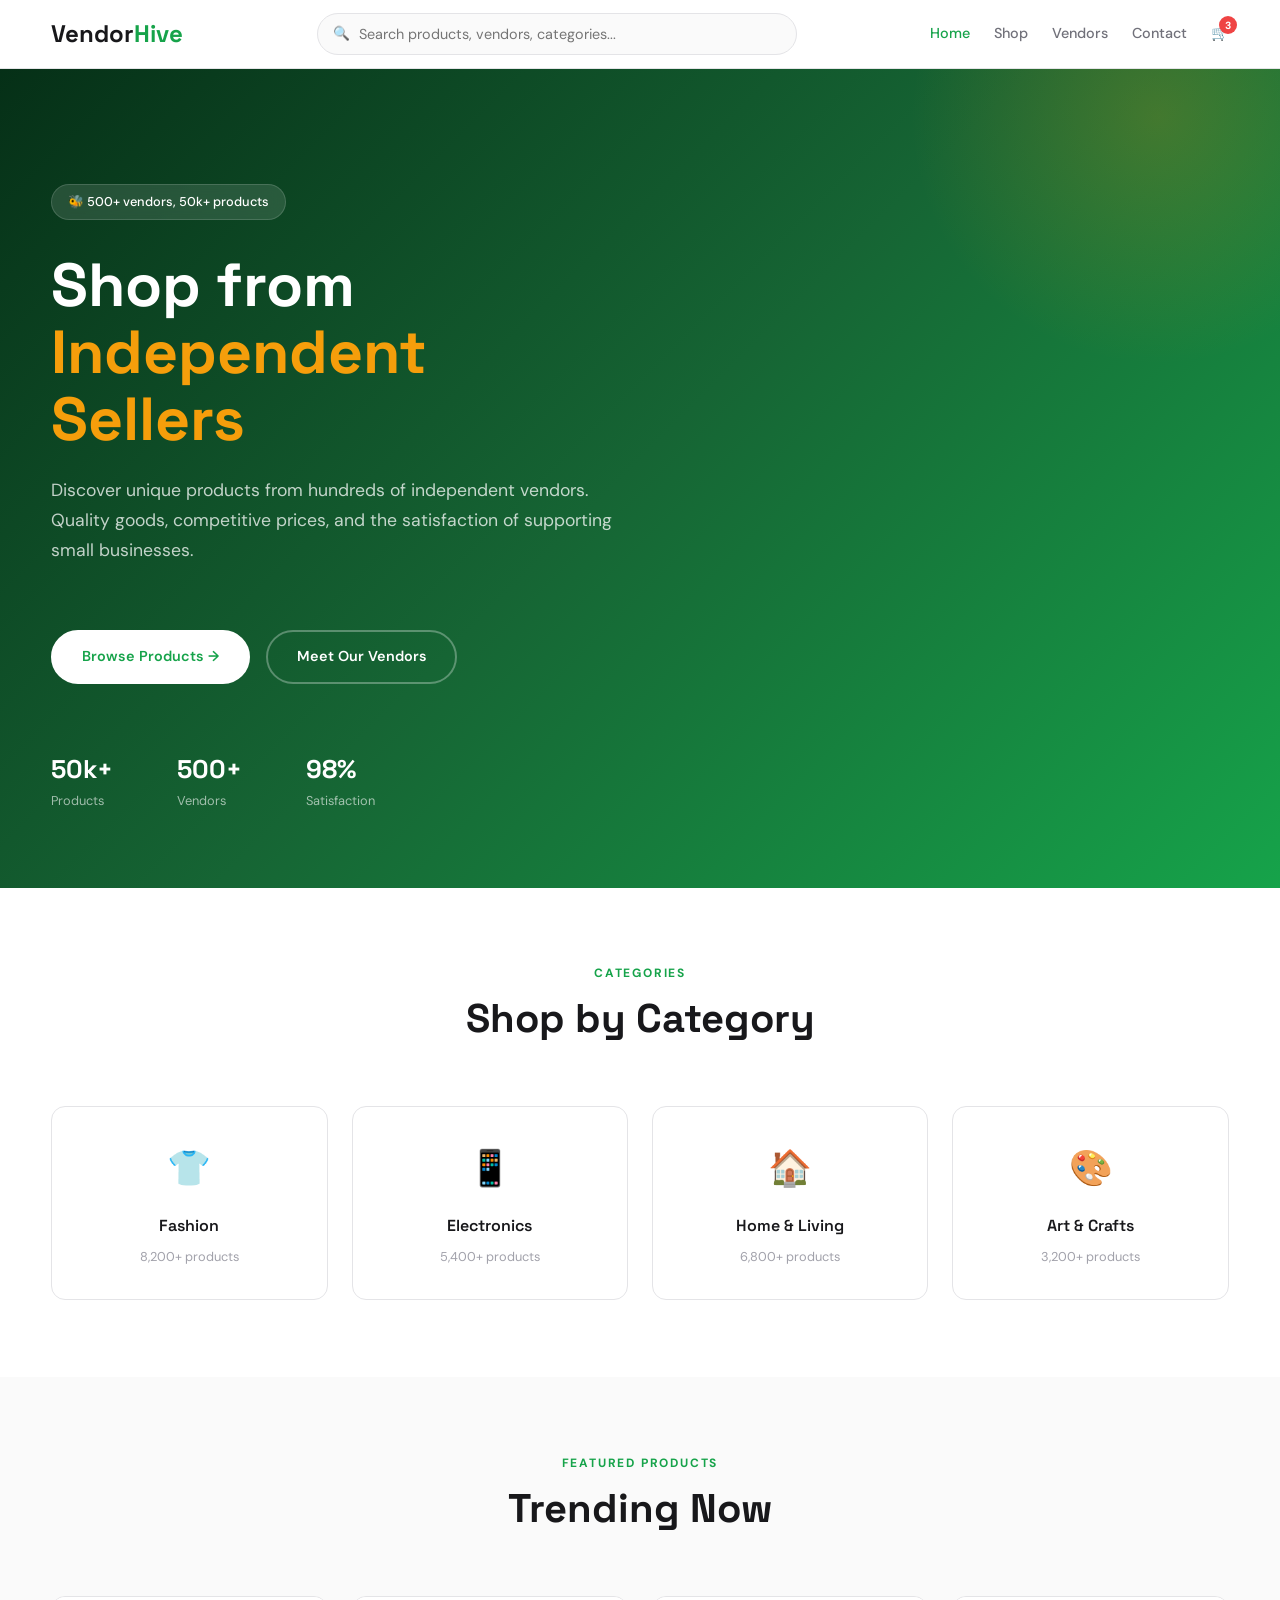
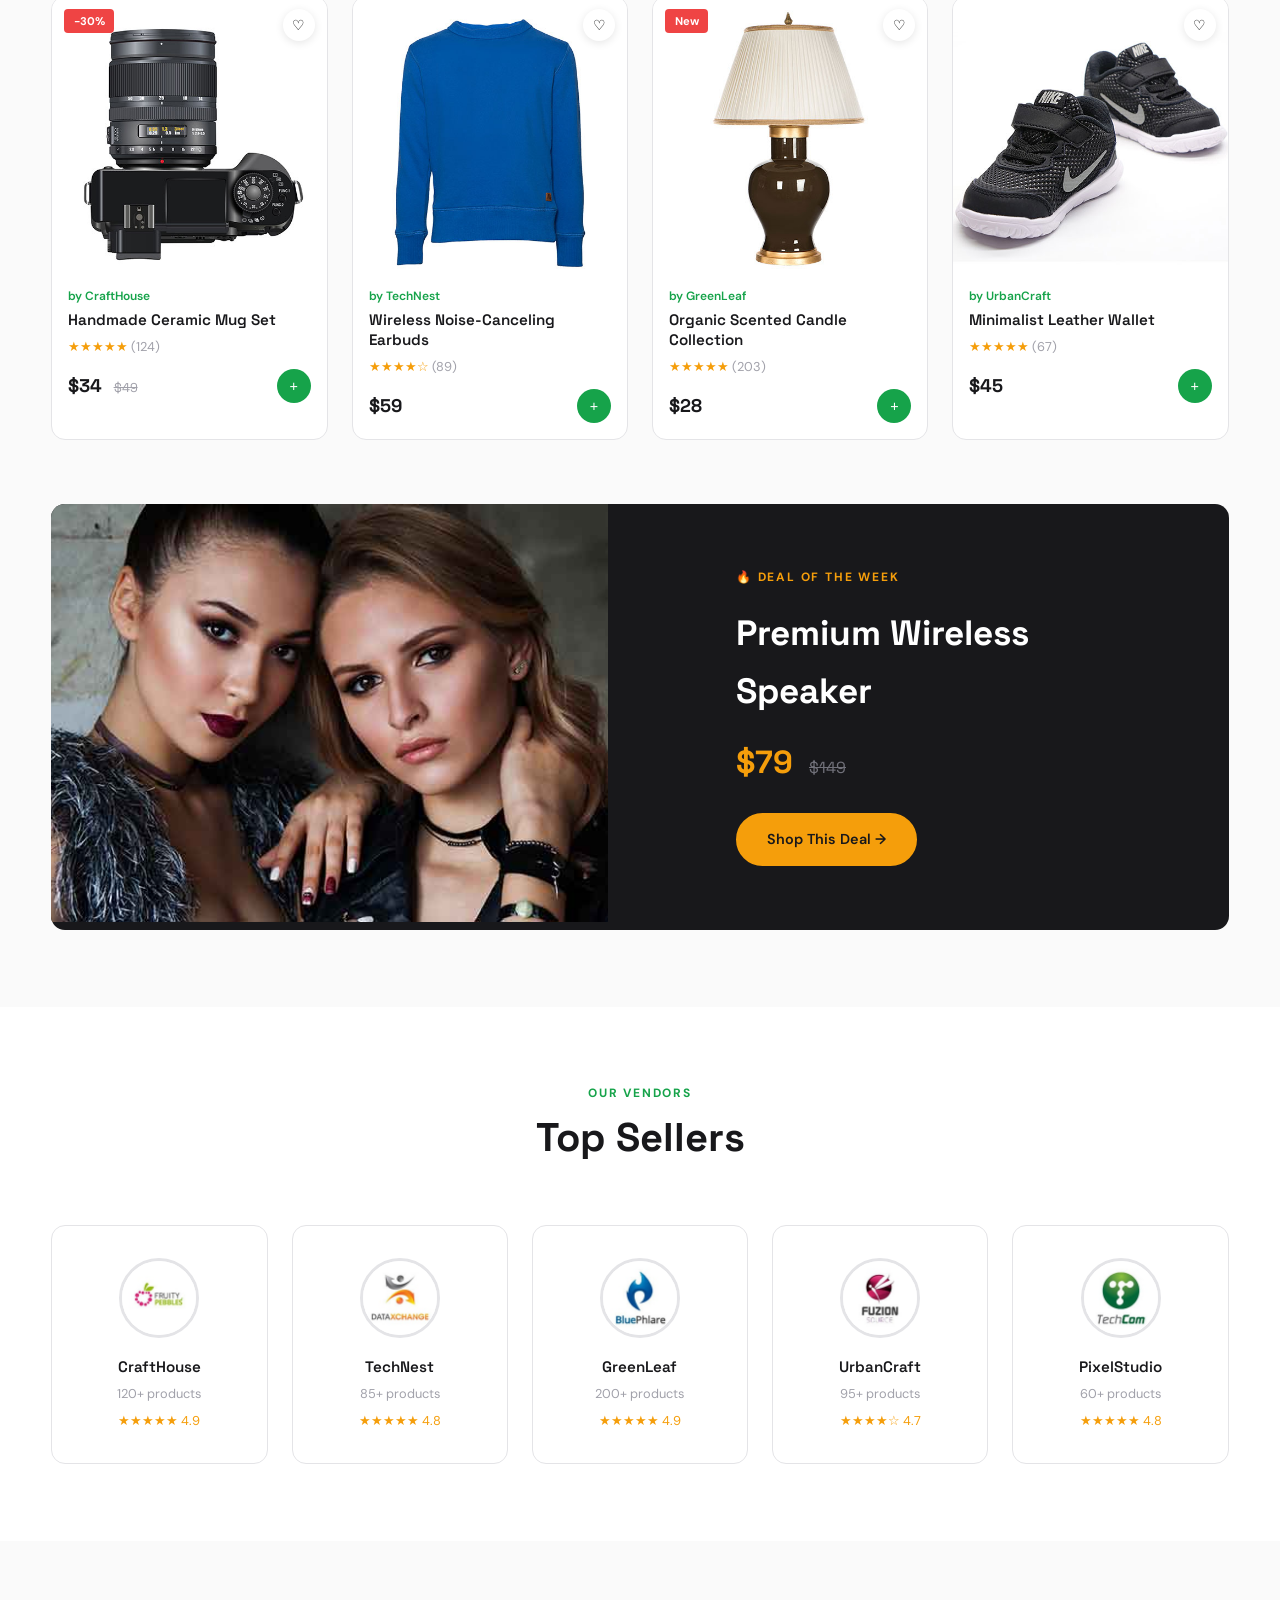
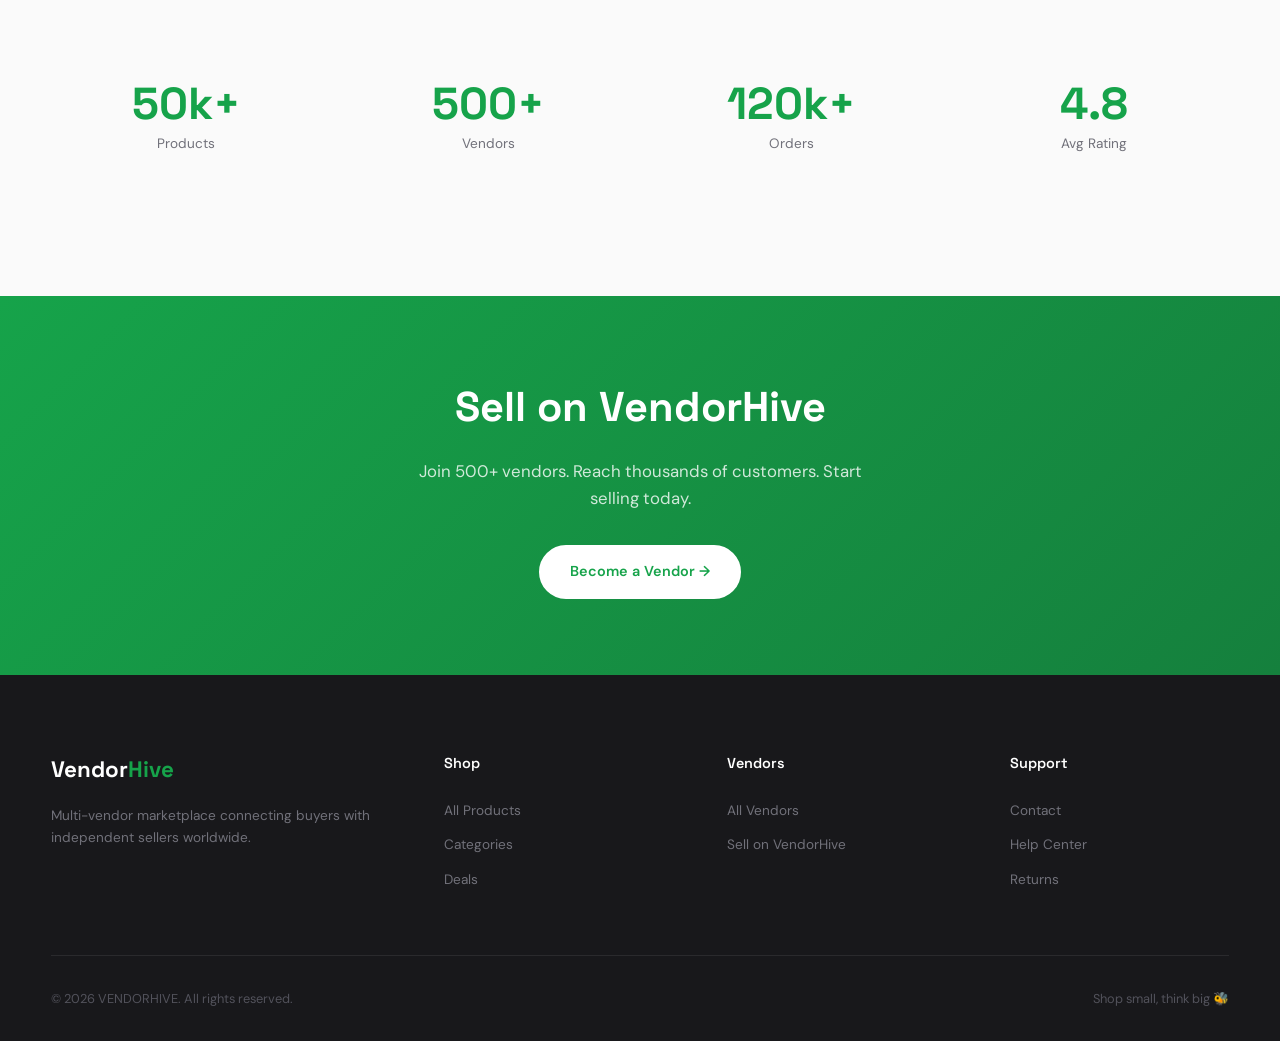
<file: index.html>
<!DOCTYPE html>
<html lang="en">
<head>
  <meta charset="UTF-8">
  <meta name="viewport" content="width=device-width, initial-scale=1.0">
  <meta name="description" content="VENDORHIVE — multi-vendor marketplace with thousands of products from independent sellers. Shop smart, support small businesses.">
  <title>VENDORHIVE — Multi-Vendor Marketplace</title>
  <link rel="preconnect" href="https://fonts.googleapis.com">
  <link rel="preconnect" href="https://fonts.gstatic.com" crossorigin>
  <link href="https://fonts.googleapis.com/css2?family=Space+Grotesk:wght@400;500;600;700&family=DM+Sans:wght@400;500;600;700&display=swap" rel="stylesheet">
  <link rel="stylesheet" href="assets/css/style.css">
  <link rel="icon" href="data:image/svg+xml,<svg xmlns='http://www.w3.org/2000/svg' viewBox='0 0 100 100'><text y='.9em' font-size='90'>🐝</text></svg>">
</head>
<body>
  <div class="header-top">🎉 <strong>Free shipping</strong> on orders over $50 — Shop now!</div>
  <header class="header">
    <div class="container">
      <nav class="nav">
        <a href="index.html" class="nav-logo">Vendor<span>Hive</span></a>
        <div class="nav-search"><input type="text" placeholder="Search products, vendors, categories..."></div>
        <div class="nav-links">
          <a href="index.html" class="nav-link">Home</a>
          <a href="shop.html" class="nav-link">Shop</a>
          <a href="vendors.html" class="nav-link">Vendors</a>
          <a href="contact.html" class="nav-link">Contact</a>
          <a href="#" class="nav-link nav-cart">🛒 <span class="nav-cart-badge">3</span></a>
        </div>
        <button class="nav-toggle" aria-label="Toggle navigation" aria-expanded="false"><span></span><span></span><span></span></button>
      </nav>
    </div>
  </header>

  <section class="hero">
    <div class="container">
      <div class="hero-content">
        <div class="hero-badge reveal">🐝 500+ vendors, 50k+ products</div>
        <h1 class="hero-title reveal">Shop from <span>Independent Sellers</span></h1>
        <p class="hero-desc reveal">Discover unique products from hundreds of independent vendors. Quality goods, competitive prices, and the satisfaction of supporting small businesses.</p>
        <div class="hero-actions reveal">
          <a href="shop.html" class="btn btn--white">Browse Products →</a>
          <a href="vendors.html" class="btn btn--outline" style="border-color:rgba(255,255,255,0.3);color:var(--white);">Meet Our Vendors</a>
        </div>
        <div class="hero-stats reveal">
          <div><div class="hero-stat-num">50k+</div><div class="hero-stat-label">Products</div></div>
          <div><div class="hero-stat-num">500+</div><div class="hero-stat-label">Vendors</div></div>
          <div><div class="hero-stat-num">98%</div><div class="hero-stat-label">Satisfaction</div></div>
        </div>
      </div>
    </div>
  </section>

  <section class="section section--white">
    <div class="container">
      <div class="text-center reveal">
        <div class="section-label">Categories</div>
        <h2 class="section-title">Shop by Category</h2>
      </div>
      <div class="categories-grid" style="margin-top:var(--space-2xl);">
        <div class="category-card reveal">
          <div class="category-card-icon">👕</div>
          <div class="category-card-title">Fashion</div>
          <div class="category-card-count">8,200+ products</div>
        </div>
        <div class="category-card reveal">
          <div class="category-card-icon">📱</div>
          <div class="category-card-title">Electronics</div>
          <div class="category-card-count">5,400+ products</div>
        </div>
        <div class="category-card reveal">
          <div class="category-card-icon">🏠</div>
          <div class="category-card-title">Home & Living</div>
          <div class="category-card-count">6,800+ products</div>
        </div>
        <div class="category-card reveal">
          <div class="category-card-icon">🎨</div>
          <div class="category-card-title">Art & Crafts</div>
          <div class="category-card-count">3,200+ products</div>
        </div>
      </div>
    </div>
  </section>

  <section class="section">
    <div class="container">
      <div class="text-center reveal">
        <div class="section-label">Featured Products</div>
        <h2 class="section-title">Trending Now</h2>
      </div>
      <div class="products-grid" style="margin-top:var(--space-2xl);">
        <div class="product-card reveal">
          <div class="product-card-img"><img src="assets/img/product-1.jpg" alt="Product"><div class="product-card-badge">-30%</div><button class="product-card-wishlist" aria-label="Add to wishlist">♡</button></div>
          <div class="product-card-body">
            <div class="product-card-vendor">by CraftHouse</div>
            <h3 class="product-card-title">Handmade Ceramic Mug Set</h3>
            <div class="product-card-rating"><span class="stars">★★★★★</span> (124)</div>
            <div class="product-card-footer">
              <div class="product-card-price">$34 <span class="original">$49</span></div>
              <button class="product-card-cart" aria-label="Add to cart">+</button>
            </div>
          </div>
        </div>
        <div class="product-card reveal">
          <div class="product-card-img"><img src="assets/img/product-2.jpg" alt="Product"><button class="product-card-wishlist" aria-label="Add to wishlist">♡</button></div>
          <div class="product-card-body">
            <div class="product-card-vendor">by TechNest</div>
            <h3 class="product-card-title">Wireless Noise-Canceling Earbuds</h3>
            <div class="product-card-rating"><span class="stars">★★★★☆</span> (89)</div>
            <div class="product-card-footer">
              <div class="product-card-price">$59</div>
              <button class="product-card-cart" aria-label="Add to cart">+</button>
            </div>
          </div>
        </div>
        <div class="product-card reveal">
          <div class="product-card-img"><img src="assets/img/product-3.jpg" alt="Product"><div class="product-card-badge">New</div><button class="product-card-wishlist" aria-label="Add to wishlist">♡</button></div>
          <div class="product-card-body">
            <div class="product-card-vendor">by GreenLeaf</div>
            <h3 class="product-card-title">Organic Scented Candle Collection</h3>
            <div class="product-card-rating"><span class="stars">★★★★★</span> (203)</div>
            <div class="product-card-footer">
              <div class="product-card-price">$28</div>
              <button class="product-card-cart" aria-label="Add to cart">+</button>
            </div>
          </div>
        </div>
        <div class="product-card reveal">
          <div class="product-card-img"><img src="assets/img/product-4.jpg" alt="Product"><button class="product-card-wishlist" aria-label="Add to wishlist">♡</button></div>
          <div class="product-card-body">
            <div class="product-card-vendor">by UrbanCraft</div>
            <h3 class="product-card-title">Minimalist Leather Wallet</h3>
            <div class="product-card-rating"><span class="stars">★★★★★</span> (67)</div>
            <div class="product-card-footer">
              <div class="product-card-price">$45</div>
              <button class="product-card-cart" aria-label="Add to cart">+</button>
            </div>
          </div>
        </div>
      </div>

      <div class="deal-banner reveal">
        <div class="deal-banner-img"><img src="assets/img/offer-1.jpg" alt="Deal of the week"></div>
        <div class="deal-banner-content">
          <div class="deal-banner-label">🔥 Deal of the Week</div>
          <h3 class="deal-banner-title">Premium Wireless Speaker</h3>
          <div class="deal-banner-price">$79 <span class="original">$149</span></div>
          <a href="shop.html" class="btn btn--gold" style="align-self:flex-start;">Shop This Deal →</a>
        </div>
      </div>
    </div>
  </section>

  <section class="section section--white">
    <div class="container">
      <div class="text-center reveal">
        <div class="section-label">Our Vendors</div>
        <h2 class="section-title">Top Sellers</h2>
      </div>
      <div class="vendors-grid" style="margin-top:var(--space-2xl);">
        <div class="vendor-card reveal">
          <div class="vendor-card-img"><img src="assets/img/vendor-1.jpg" alt="CraftHouse"></div>
          <div class="vendor-card-name">CraftHouse</div>
          <div class="vendor-card-products">120+ products</div>
          <div class="vendor-card-rating">★★★★★ 4.9</div>
        </div>
        <div class="vendor-card reveal">
          <div class="vendor-card-img"><img src="assets/img/vendor-2.jpg" alt="TechNest"></div>
          <div class="vendor-card-name">TechNest</div>
          <div class="vendor-card-products">85+ products</div>
          <div class="vendor-card-rating">★★★★★ 4.8</div>
        </div>
        <div class="vendor-card reveal">
          <div class="vendor-card-img"><img src="assets/img/vendor-3.jpg" alt="GreenLeaf"></div>
          <div class="vendor-card-name">GreenLeaf</div>
          <div class="vendor-card-products">200+ products</div>
          <div class="vendor-card-rating">★★★★★ 4.9</div>
        </div>
        <div class="vendor-card reveal">
          <div class="vendor-card-img"><img src="assets/img/vendor-4.jpg" alt="UrbanCraft"></div>
          <div class="vendor-card-name">UrbanCraft</div>
          <div class="vendor-card-products">95+ products</div>
          <div class="vendor-card-rating">★★★★☆ 4.7</div>
        </div>
        <div class="vendor-card reveal">
          <div class="vendor-card-img"><img src="assets/img/vendor-5.jpg" alt="PixelStudio"></div>
          <div class="vendor-card-name">PixelStudio</div>
          <div class="vendor-card-products">60+ products</div>
          <div class="vendor-card-rating">★★★★★ 4.8</div>
        </div>
      </div>
    </div>
  </section>

  <section class="section">
    <div class="container">
      <div class="stats-row reveal">
        <div class="stat"><div class="stat-num">50k+</div><div class="stat-label">Products</div></div>
        <div class="stat"><div class="stat-num">500+</div><div class="stat-label">Vendors</div></div>
        <div class="stat"><div class="stat-num">120k+</div><div class="stat-label">Orders</div></div>
        <div class="stat"><div class="stat-num">4.8</div><div class="stat-label">Avg Rating</div></div>
      </div>
    </div>
  </section>

  <section class="cta-banner">
    <div class="container reveal">
      <h2 class="cta-title">Sell on VendorHive</h2>
      <p class="cta-desc">Join 500+ vendors. Reach thousands of customers. Start selling today.</p>
      <a href="contact.html" class="btn btn--white">Become a Vendor →</a>
    </div>
  </section>

  <footer class="footer">
    <div class="container">
      <div class="footer-grid">
        <div><div class="footer-brand-logo">Vendor<span>Hive</span></div><p class="footer-brand-desc">Multi-vendor marketplace connecting buyers with independent sellers worldwide.</p></div>
        <div><h4 class="footer-heading">Shop</h4><div class="footer-links"><a href="shop.html" class="footer-link">All Products</a><a href="shop.html" class="footer-link">Categories</a><a href="shop.html" class="footer-link">Deals</a></div></div>
        <div><h4 class="footer-heading">Vendors</h4><div class="footer-links"><a href="vendors.html" class="footer-link">All Vendors</a><a href="contact.html" class="footer-link">Sell on VendorHive</a></div></div>
        <div><h4 class="footer-heading">Support</h4><div class="footer-links"><a href="contact.html" class="footer-link">Contact</a><a href="#" class="footer-link">Help Center</a><a href="#" class="footer-link">Returns</a></div></div>
      </div>
      <div class="footer-bottom"><span>&copy; <span data-year></span> VENDORHIVE. All rights reserved.</span><span>Shop small, think big 🐝</span></div>
    </div>
  </footer>
  <button class="back-to-top" aria-label="Back to top">↑</button>
  <script src="assets/js/main.js"></script>
</body>
</html>
</file>
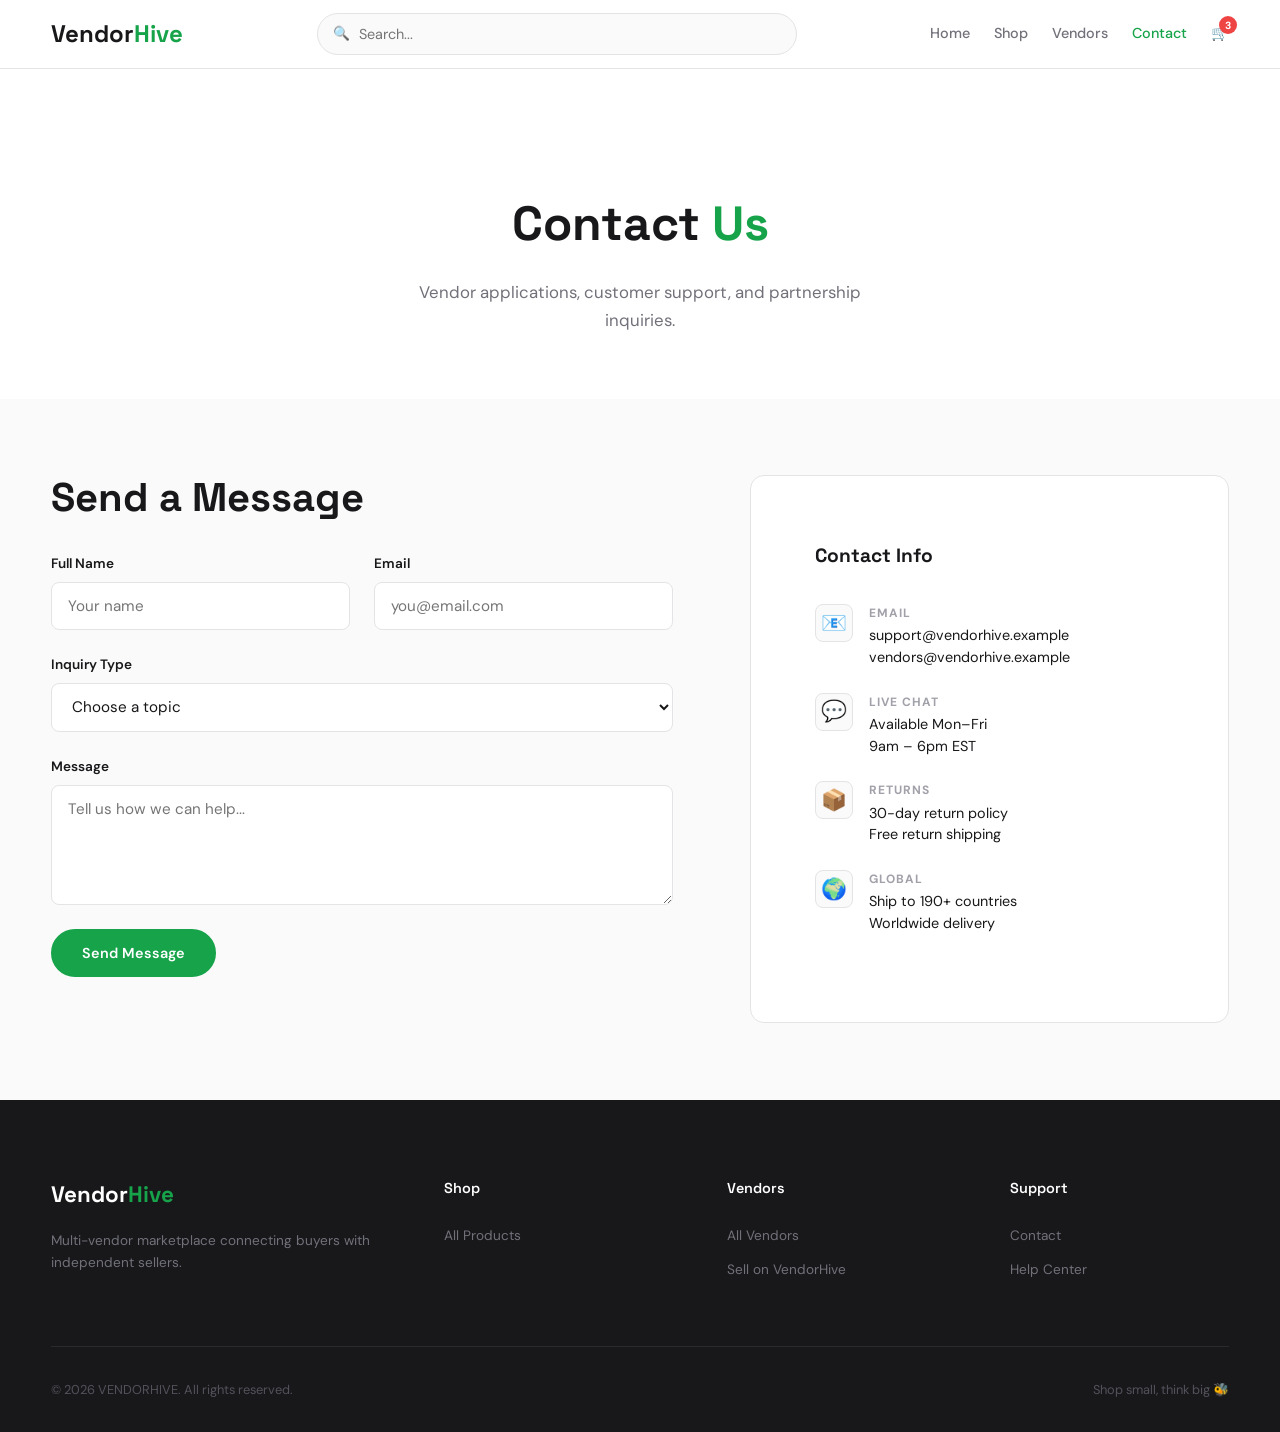
<file: contact.html>
<!DOCTYPE html>
<html lang="en">
<head>
  <meta charset="UTF-8">
  <meta name="viewport" content="width=device-width, initial-scale=1.0">
  <meta name="description" content="Contact VENDORHIVE — vendor support, partnerships, and customer service.">
  <title>Contact — VENDORHIVE</title>
  <link rel="preconnect" href="https://fonts.googleapis.com">
  <link rel="preconnect" href="https://fonts.gstatic.com" crossorigin>
  <link href="https://fonts.googleapis.com/css2?family=Space+Grotesk:wght@400;500;600;700&family=DM+Sans:wght@400;500;600;700&display=swap" rel="stylesheet">
  <link rel="stylesheet" href="assets/css/style.css">
  <link rel="icon" href="data:image/svg+xml,<svg xmlns='http://www.w3.org/2000/svg' viewBox='0 0 100 100'><text y='.9em' font-size='90'>🐝</text></svg>">
</head>
<body>
  <div class="header-top">🎉 <strong>Free shipping</strong> on orders over $50</div>
  <header class="header">
    <div class="container">
      <nav class="nav">
        <a href="index.html" class="nav-logo">Vendor<span>Hive</span></a>
        <div class="nav-search"><input type="text" placeholder="Search..."></div>
        <div class="nav-links">
          <a href="index.html" class="nav-link">Home</a>
          <a href="shop.html" class="nav-link">Shop</a>
          <a href="vendors.html" class="nav-link">Vendors</a>
          <a href="contact.html" class="nav-link active">Contact</a>
          <a href="#" class="nav-link nav-cart">🛒 <span class="nav-cart-badge">3</span></a>
        </div>
        <button class="nav-toggle" aria-label="Toggle navigation" aria-expanded="false"><span></span><span></span><span></span></button>
      </nav>
    </div>
  </header>

  <section class="page-hero">
    <div class="container">
      <h1 class="page-hero-title reveal">Contact <span style="color:var(--green);">Us</span></h1>
      <p class="page-hero-desc reveal">Vendor applications, customer support, and partnership inquiries.</p>
    </div>
  </section>

  <section class="section">
    <div class="container">
      <div class="contact-grid">
        <div class="reveal">
          <h2 class="section-title" style="margin-bottom:var(--space-xl);">Send a Message</h2>
          <form class="form" data-form novalidate>
            <div class="form-row">
              <div class="form-group">
                <label class="form-label" for="c-name">Full Name</label>
                <input class="form-input" type="text" id="c-name" name="name" placeholder="Your name" required>
              </div>
              <div class="form-group">
                <label class="form-label" for="c-email">Email</label>
                <input class="form-input" type="email" id="c-email" name="email" placeholder="you@email.com" required>
              </div>
            </div>
            <div class="form-group">
              <label class="form-label" for="c-type">Inquiry Type</label>
              <select class="form-select" id="c-type" name="type" required>
                <option value="">Choose a topic</option>
                <option>Customer Support</option>
                <option>Become a Vendor</option>
                <option>Partnership</option>
                <option>Returns & Refunds</option>
                <option>Other</option>
              </select>
            </div>
            <div class="form-group">
              <label class="form-label" for="c-msg">Message</label>
              <textarea class="form-textarea" id="c-msg" name="message" placeholder="Tell us how we can help..." required></textarea>
            </div>
            <button class="btn btn--green" type="submit" style="align-self:flex-start;">Send Message</button>
            <div class="form-ok">Thanks! We'll respond within 24 hours.</div>
            <div class="form-err">Please fill in all required fields.</div>
          </form>
        </div>

        <div class="contact-info reveal">
          <h3>Contact Info</h3>
          <div class="contact-info-item">
            <div class="contact-info-icon">📧</div>
            <div>
              <div class="contact-info-label">Email</div>
              <div class="contact-info-text">support@vendorhive.example<br>vendors@vendorhive.example</div>
            </div>
          </div>
          <div class="contact-info-item">
            <div class="contact-info-icon">💬</div>
            <div>
              <div class="contact-info-label">Live Chat</div>
              <div class="contact-info-text">Available Mon–Fri<br>9am – 6pm EST</div>
            </div>
          </div>
          <div class="contact-info-item">
            <div class="contact-info-icon">📦</div>
            <div>
              <div class="contact-info-label">Returns</div>
              <div class="contact-info-text">30-day return policy<br>Free return shipping</div>
            </div>
          </div>
          <div class="contact-info-item">
            <div class="contact-info-icon">🌍</div>
            <div>
              <div class="contact-info-label">Global</div>
              <div class="contact-info-text">Ship to 190+ countries<br>Worldwide delivery</div>
            </div>
          </div>
        </div>
      </div>
    </div>
  </section>

  <footer class="footer">
    <div class="container">
      <div class="footer-grid">
        <div><div class="footer-brand-logo">Vendor<span>Hive</span></div><p class="footer-brand-desc">Multi-vendor marketplace connecting buyers with independent sellers.</p></div>
        <div><h4 class="footer-heading">Shop</h4><div class="footer-links"><a href="shop.html" class="footer-link">All Products</a></div></div>
        <div><h4 class="footer-heading">Vendors</h4><div class="footer-links"><a href="vendors.html" class="footer-link">All Vendors</a><a href="contact.html" class="footer-link">Sell on VendorHive</a></div></div>
        <div><h4 class="footer-heading">Support</h4><div class="footer-links"><a href="contact.html" class="footer-link">Contact</a><a href="#" class="footer-link">Help Center</a></div></div>
      </div>
      <div class="footer-bottom"><span>&copy; <span data-year></span> VENDORHIVE. All rights reserved.</span><span>Shop small, think big 🐝</span></div>
    </div>
  </footer>
  <button class="back-to-top" aria-label="Back to top">↑</button>
  <script src="assets/js/main.js"></script>
</body>
</html>
</file>
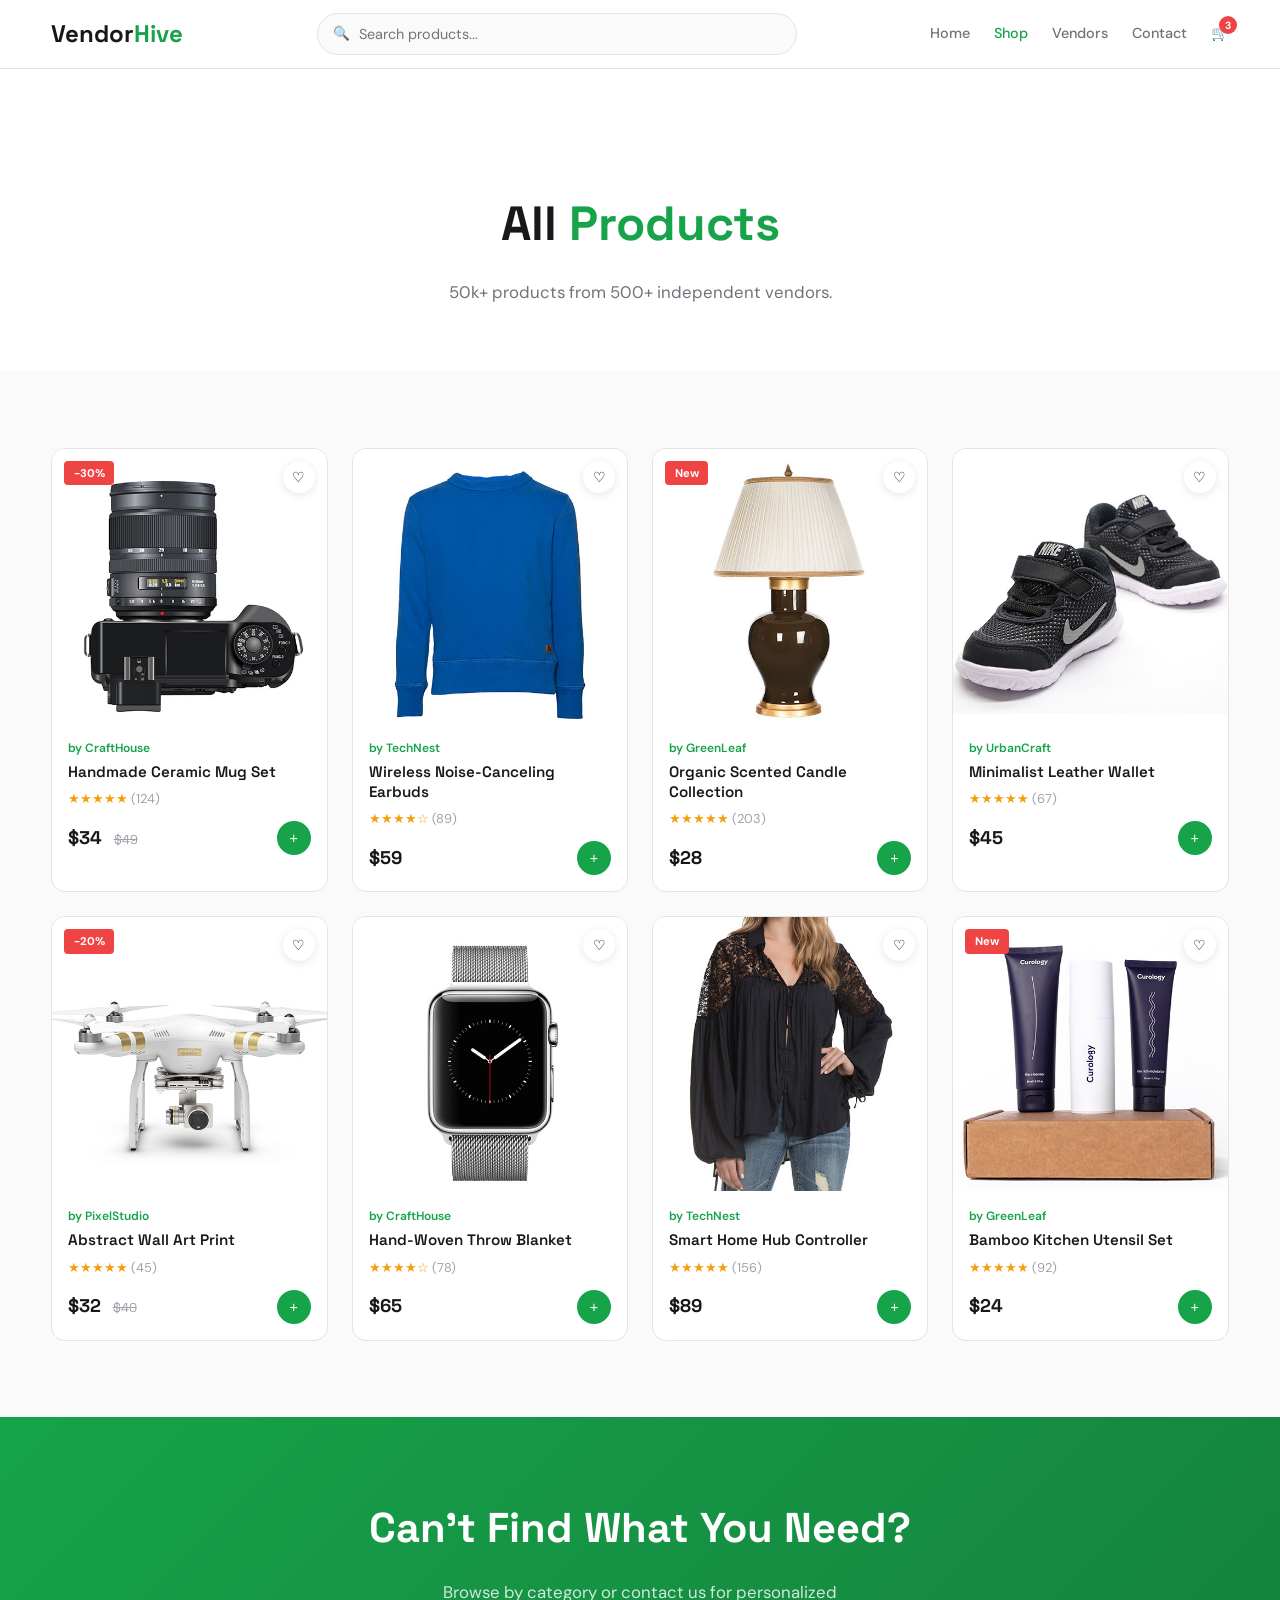
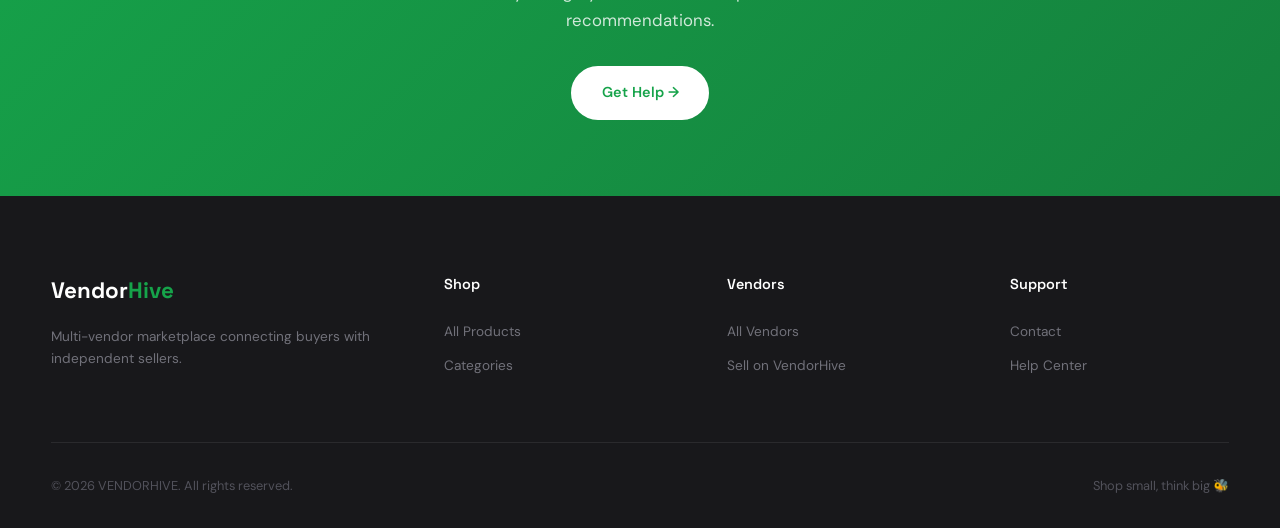
<file: shop.html>
<!DOCTYPE html>
<html lang="en">
<head>
  <meta charset="UTF-8">
  <meta name="viewport" content="width=device-width, initial-scale=1.0">
  <meta name="description" content="Shop 50k+ products from 500+ independent vendors on VENDORHIVE.">
  <title>Shop — VENDORHIVE</title>
  <link rel="preconnect" href="https://fonts.googleapis.com">
  <link rel="preconnect" href="https://fonts.gstatic.com" crossorigin>
  <link href="https://fonts.googleapis.com/css2?family=Space+Grotesk:wght@400;500;600;700&family=DM+Sans:wght@400;500;600;700&display=swap" rel="stylesheet">
  <link rel="stylesheet" href="assets/css/style.css">
  <link rel="icon" href="data:image/svg+xml,<svg xmlns='http://www.w3.org/2000/svg' viewBox='0 0 100 100'><text y='.9em' font-size='90'>🐝</text></svg>">
</head>
<body>
  <div class="header-top">🎉 <strong>Free shipping</strong> on orders over $50</div>
  <header class="header">
    <div class="container">
      <nav class="nav">
        <a href="index.html" class="nav-logo">Vendor<span>Hive</span></a>
        <div class="nav-search"><input type="text" placeholder="Search products..."></div>
        <div class="nav-links">
          <a href="index.html" class="nav-link">Home</a>
          <a href="shop.html" class="nav-link active">Shop</a>
          <a href="vendors.html" class="nav-link">Vendors</a>
          <a href="contact.html" class="nav-link">Contact</a>
          <a href="#" class="nav-link nav-cart">🛒 <span class="nav-cart-badge">3</span></a>
        </div>
        <button class="nav-toggle" aria-label="Toggle navigation" aria-expanded="false"><span></span><span></span><span></span></button>
      </nav>
    </div>
  </header>

  <section class="page-hero">
    <div class="container">
      <h1 class="page-hero-title reveal">All <span style="color:var(--green);">Products</span></h1>
      <p class="page-hero-desc reveal">50k+ products from 500+ independent vendors.</p>
    </div>
  </section>

  <section class="section">
    <div class="container">
      <div class="products-grid">
        <div class="product-card reveal">
          <div class="product-card-img"><img src="assets/img/product-1.jpg" alt="Product"><div class="product-card-badge">-30%</div><button class="product-card-wishlist" aria-label="Add to wishlist">♡</button></div>
          <div class="product-card-body">
            <div class="product-card-vendor">by CraftHouse</div>
            <h3 class="product-card-title">Handmade Ceramic Mug Set</h3>
            <div class="product-card-rating"><span class="stars">★★★★★</span> (124)</div>
            <div class="product-card-footer">
              <div class="product-card-price">$34 <span class="original">$49</span></div>
              <button class="product-card-cart" aria-label="Add to cart">+</button>
            </div>
          </div>
        </div>
        <div class="product-card reveal">
          <div class="product-card-img"><img src="assets/img/product-2.jpg" alt="Product"><button class="product-card-wishlist" aria-label="Add to wishlist">♡</button></div>
          <div class="product-card-body">
            <div class="product-card-vendor">by TechNest</div>
            <h3 class="product-card-title">Wireless Noise-Canceling Earbuds</h3>
            <div class="product-card-rating"><span class="stars">★★★★☆</span> (89)</div>
            <div class="product-card-footer">
              <div class="product-card-price">$59</div>
              <button class="product-card-cart" aria-label="Add to cart">+</button>
            </div>
          </div>
        </div>
        <div class="product-card reveal">
          <div class="product-card-img"><img src="assets/img/product-3.jpg" alt="Product"><div class="product-card-badge">New</div><button class="product-card-wishlist" aria-label="Add to wishlist">♡</button></div>
          <div class="product-card-body">
            <div class="product-card-vendor">by GreenLeaf</div>
            <h3 class="product-card-title">Organic Scented Candle Collection</h3>
            <div class="product-card-rating"><span class="stars">★★★★★</span> (203)</div>
            <div class="product-card-footer">
              <div class="product-card-price">$28</div>
              <button class="product-card-cart" aria-label="Add to cart">+</button>
            </div>
          </div>
        </div>
        <div class="product-card reveal">
          <div class="product-card-img"><img src="assets/img/product-4.jpg" alt="Product"><button class="product-card-wishlist" aria-label="Add to wishlist">♡</button></div>
          <div class="product-card-body">
            <div class="product-card-vendor">by UrbanCraft</div>
            <h3 class="product-card-title">Minimalist Leather Wallet</h3>
            <div class="product-card-rating"><span class="stars">★★★★★</span> (67)</div>
            <div class="product-card-footer">
              <div class="product-card-price">$45</div>
              <button class="product-card-cart" aria-label="Add to cart">+</button>
            </div>
          </div>
        </div>
        <div class="product-card reveal">
          <div class="product-card-img"><img src="assets/img/product-5.jpg" alt="Product"><div class="product-card-badge">-20%</div><button class="product-card-wishlist" aria-label="Add to wishlist">♡</button></div>
          <div class="product-card-body">
            <div class="product-card-vendor">by PixelStudio</div>
            <h3 class="product-card-title">Abstract Wall Art Print</h3>
            <div class="product-card-rating"><span class="stars">★★★★★</span> (45)</div>
            <div class="product-card-footer">
              <div class="product-card-price">$32 <span class="original">$40</span></div>
              <button class="product-card-cart" aria-label="Add to cart">+</button>
            </div>
          </div>
        </div>
        <div class="product-card reveal">
          <div class="product-card-img"><img src="assets/img/product-6.jpg" alt="Product"><button class="product-card-wishlist" aria-label="Add to wishlist">♡</button></div>
          <div class="product-card-body">
            <div class="product-card-vendor">by CraftHouse</div>
            <h3 class="product-card-title">Hand-Woven Throw Blanket</h3>
            <div class="product-card-rating"><span class="stars">★★★★☆</span> (78)</div>
            <div class="product-card-footer">
              <div class="product-card-price">$65</div>
              <button class="product-card-cart" aria-label="Add to cart">+</button>
            </div>
          </div>
        </div>
        <div class="product-card reveal">
          <div class="product-card-img"><img src="assets/img/product-7.jpg" alt="Product"><button class="product-card-wishlist" aria-label="Add to wishlist">♡</button></div>
          <div class="product-card-body">
            <div class="product-card-vendor">by TechNest</div>
            <h3 class="product-card-title">Smart Home Hub Controller</h3>
            <div class="product-card-rating"><span class="stars">★★★★★</span> (156)</div>
            <div class="product-card-footer">
              <div class="product-card-price">$89</div>
              <button class="product-card-cart" aria-label="Add to cart">+</button>
            </div>
          </div>
        </div>
        <div class="product-card reveal">
          <div class="product-card-img"><img src="assets/img/product-8.jpg" alt="Product"><div class="product-card-badge">New</div><button class="product-card-wishlist" aria-label="Add to wishlist">♡</button></div>
          <div class="product-card-body">
            <div class="product-card-vendor">by GreenLeaf</div>
            <h3 class="product-card-title">Bamboo Kitchen Utensil Set</h3>
            <div class="product-card-rating"><span class="stars">★★★★★</span> (92)</div>
            <div class="product-card-footer">
              <div class="product-card-price">$24</div>
              <button class="product-card-cart" aria-label="Add to cart">+</button>
            </div>
          </div>
        </div>
      </div>
    </div>
  </section>

  <section class="cta-banner">
    <div class="container reveal">
      <h2 class="cta-title">Can't Find What You Need?</h2>
      <p class="cta-desc">Browse by category or contact us for personalized recommendations.</p>
      <a href="contact.html" class="btn btn--white">Get Help →</a>
    </div>
  </section>

  <footer class="footer">
    <div class="container">
      <div class="footer-grid">
        <div><div class="footer-brand-logo">Vendor<span>Hive</span></div><p class="footer-brand-desc">Multi-vendor marketplace connecting buyers with independent sellers.</p></div>
        <div><h4 class="footer-heading">Shop</h4><div class="footer-links"><a href="shop.html" class="footer-link">All Products</a><a href="shop.html" class="footer-link">Categories</a></div></div>
        <div><h4 class="footer-heading">Vendors</h4><div class="footer-links"><a href="vendors.html" class="footer-link">All Vendors</a><a href="contact.html" class="footer-link">Sell on VendorHive</a></div></div>
        <div><h4 class="footer-heading">Support</h4><div class="footer-links"><a href="contact.html" class="footer-link">Contact</a><a href="#" class="footer-link">Help Center</a></div></div>
      </div>
      <div class="footer-bottom"><span>&copy; <span data-year></span> VENDORHIVE. All rights reserved.</span><span>Shop small, think big 🐝</span></div>
    </div>
  </footer>
  <button class="back-to-top" aria-label="Back to top">↑</button>
  <script src="assets/js/main.js"></script>
</body>
</html>
</file>
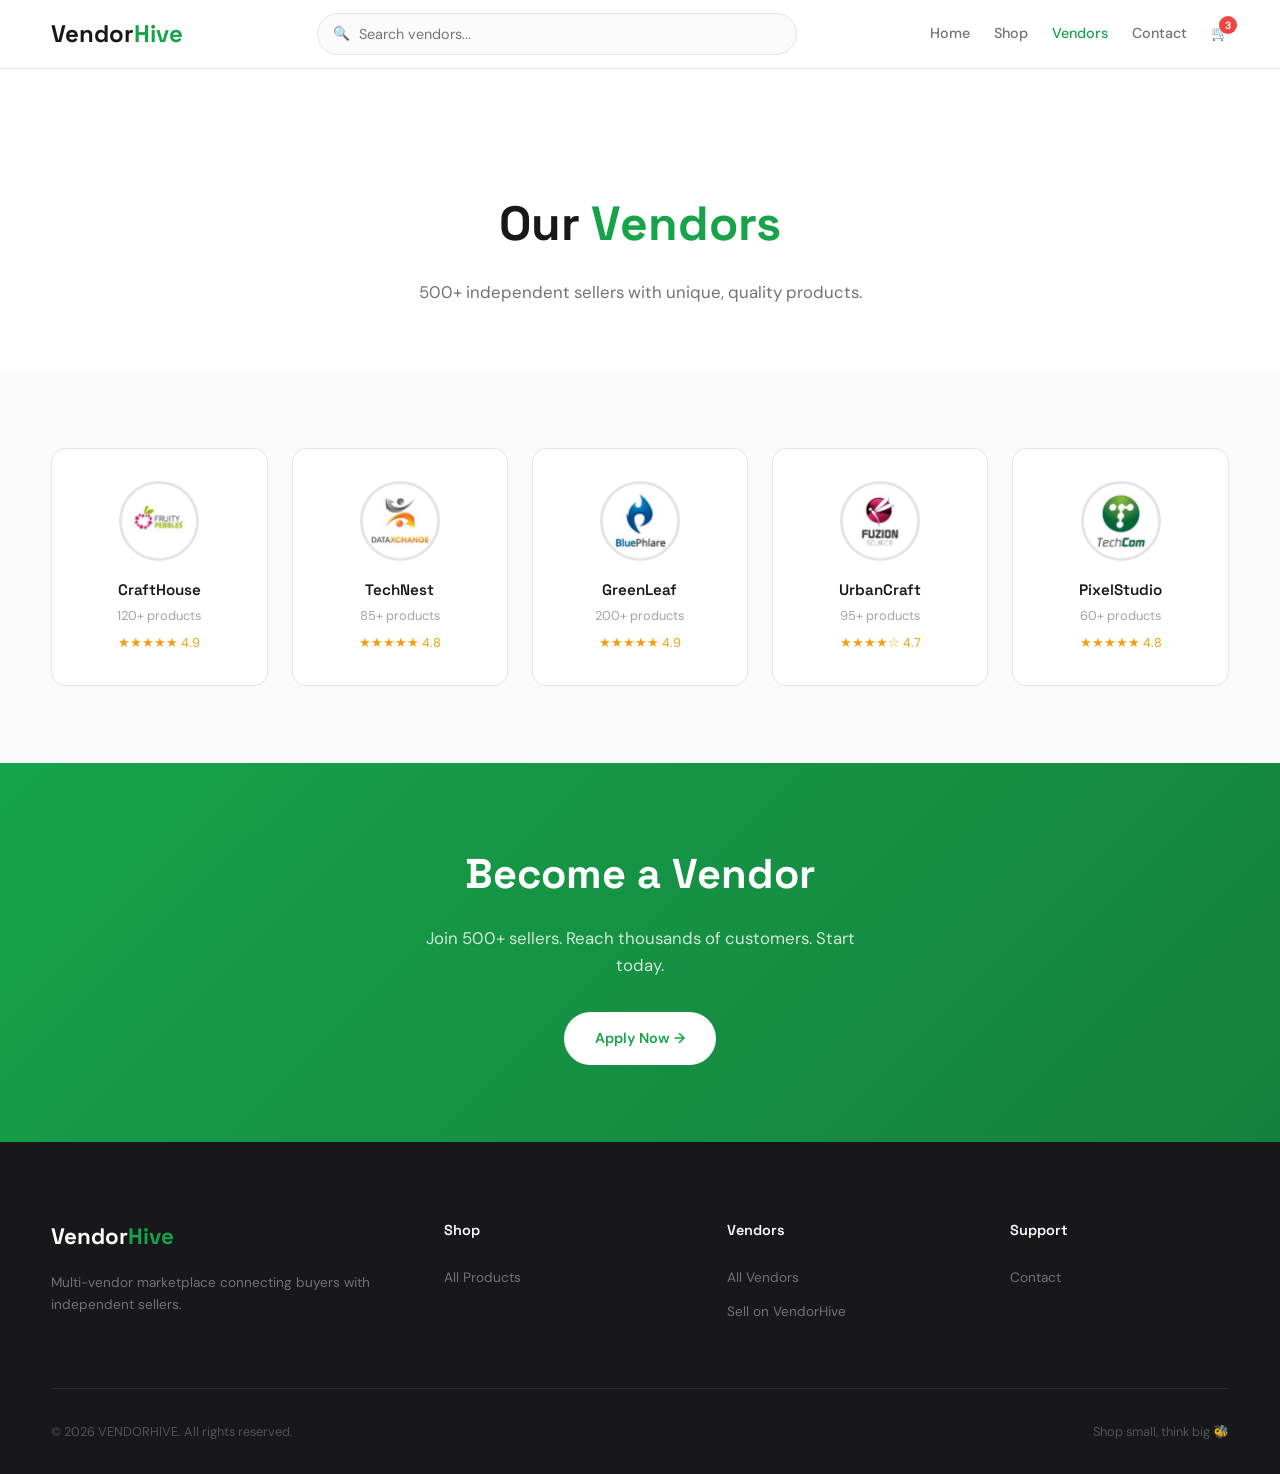
<file: vendors.html>
<!DOCTYPE html>
<html lang="en">
<head>
  <meta charset="UTF-8">
  <meta name="viewport" content="width=device-width, initial-scale=1.0">
  <meta name="description" content="Meet the vendors on VENDORHIVE — independent sellers with unique products.">
  <title>Vendors — VENDORHIVE</title>
  <link rel="preconnect" href="https://fonts.googleapis.com">
  <link rel="preconnect" href="https://fonts.gstatic.com" crossorigin>
  <link href="https://fonts.googleapis.com/css2?family=Space+Grotesk:wght@400;500;600;700&family=DM+Sans:wght@400;500;600;700&display=swap" rel="stylesheet">
  <link rel="stylesheet" href="assets/css/style.css">
  <link rel="icon" href="data:image/svg+xml,<svg xmlns='http://www.w3.org/2000/svg' viewBox='0 0 100 100'><text y='.9em' font-size='90'>🐝</text></svg>">
</head>
<body>
  <div class="header-top">🎉 <strong>Free shipping</strong> on orders over $50</div>
  <header class="header">
    <div class="container">
      <nav class="nav">
        <a href="index.html" class="nav-logo">Vendor<span>Hive</span></a>
        <div class="nav-search"><input type="text" placeholder="Search vendors..."></div>
        <div class="nav-links">
          <a href="index.html" class="nav-link">Home</a>
          <a href="shop.html" class="nav-link">Shop</a>
          <a href="vendors.html" class="nav-link active">Vendors</a>
          <a href="contact.html" class="nav-link">Contact</a>
          <a href="#" class="nav-link nav-cart">🛒 <span class="nav-cart-badge">3</span></a>
        </div>
        <button class="nav-toggle" aria-label="Toggle navigation" aria-expanded="false"><span></span><span></span><span></span></button>
      </nav>
    </div>
  </header>

  <section class="page-hero">
    <div class="container">
      <h1 class="page-hero-title reveal">Our <span style="color:var(--green);">Vendors</span></h1>
      <p class="page-hero-desc reveal">500+ independent sellers with unique, quality products.</p>
    </div>
  </section>

  <section class="section">
    <div class="container">
      <div class="vendors-grid">
        <div class="vendor-card reveal">
          <div class="vendor-card-img"><img src="assets/img/vendor-1.jpg" alt="CraftHouse"></div>
          <div class="vendor-card-name">CraftHouse</div>
          <div class="vendor-card-products">120+ products</div>
          <div class="vendor-card-rating">★★★★★ 4.9</div>
        </div>
        <div class="vendor-card reveal">
          <div class="vendor-card-img"><img src="assets/img/vendor-2.jpg" alt="TechNest"></div>
          <div class="vendor-card-name">TechNest</div>
          <div class="vendor-card-products">85+ products</div>
          <div class="vendor-card-rating">★★★★★ 4.8</div>
        </div>
        <div class="vendor-card reveal">
          <div class="vendor-card-img"><img src="assets/img/vendor-3.jpg" alt="GreenLeaf"></div>
          <div class="vendor-card-name">GreenLeaf</div>
          <div class="vendor-card-products">200+ products</div>
          <div class="vendor-card-rating">★★★★★ 4.9</div>
        </div>
        <div class="vendor-card reveal">
          <div class="vendor-card-img"><img src="assets/img/vendor-4.jpg" alt="UrbanCraft"></div>
          <div class="vendor-card-name">UrbanCraft</div>
          <div class="vendor-card-products">95+ products</div>
          <div class="vendor-card-rating">★★★★☆ 4.7</div>
        </div>
        <div class="vendor-card reveal">
          <div class="vendor-card-img"><img src="assets/img/vendor-5.jpg" alt="PixelStudio"></div>
          <div class="vendor-card-name">PixelStudio</div>
          <div class="vendor-card-products">60+ products</div>
          <div class="vendor-card-rating">★★★★★ 4.8</div>
        </div>
      </div>
    </div>
  </section>

  <section class="cta-banner">
    <div class="container reveal">
      <h2 class="cta-title">Become a Vendor</h2>
      <p class="cta-desc">Join 500+ sellers. Reach thousands of customers. Start today.</p>
      <a href="contact.html" class="btn btn--white">Apply Now →</a>
    </div>
  </section>

  <footer class="footer">
    <div class="container">
      <div class="footer-grid">
        <div><div class="footer-brand-logo">Vendor<span>Hive</span></div><p class="footer-brand-desc">Multi-vendor marketplace connecting buyers with independent sellers.</p></div>
        <div><h4 class="footer-heading">Shop</h4><div class="footer-links"><a href="shop.html" class="footer-link">All Products</a></div></div>
        <div><h4 class="footer-heading">Vendors</h4><div class="footer-links"><a href="vendors.html" class="footer-link">All Vendors</a><a href="contact.html" class="footer-link">Sell on VendorHive</a></div></div>
        <div><h4 class="footer-heading">Support</h4><div class="footer-links"><a href="contact.html" class="footer-link">Contact</a></div></div>
      </div>
      <div class="footer-bottom"><span>&copy; <span data-year></span> VENDORHIVE. All rights reserved.</span><span>Shop small, think big 🐝</span></div>
    </div>
  </footer>
  <button class="back-to-top" aria-label="Back to top">↑</button>
  <script src="assets/js/main.js"></script>
</body>
</html>
</file>
<file: assets/css/style.css>
/* ============================================
   VENDORHIVE — Design System
   ============================================ */
:root {
  --green: #16A34A;
  --green-dark: #15803D;
  --gold: #F59E0B;
  --dark: #18181B;
  --gray-50: #FAFAFA;
  --gray-100: #F4F4F5;
  --gray-200: #E4E4E7;
  --gray-300: #D4D4D8;
  --gray-400: #A1A1AA;
  --gray-500: #71717A;
  --gray-600: #52525B;
  --gray-700: #3F3F46;
  --gray-800: #27272A;
  --gray-900: #18181B;
  --white: #FFFFFF;
  --red: #EF4444;
  --font-heading: 'Space Grotesk', sans-serif;
  --font-body: 'DM Sans', sans-serif;
  --space-xs: clamp(0.25rem, 0.5vw, 0.5rem);
  --space-sm: clamp(0.5rem, 1vw, 0.75rem);
  --space-md: 1rem;
  --space-lg: 1.5rem;
  --space-xl: 2rem;
  --space-2xl: clamp(2.5rem, 5vw, 4rem);
  --space-3xl: clamp(3rem, 6vw, 5rem);
  --radius: 14px;
  --radius-sm: 8px;
  --transition: 0.3s ease;
}
*, *::before, *::after { box-sizing: border-box; margin: 0; padding: 0; }
html { scroll-behavior: smooth; }
body { font-family: var(--font-body); color: var(--gray-600); line-height: 1.65; background: var(--gray-50); -webkit-font-smoothing: antialiased; }
img { max-width: 100%; display: block; }
a { text-decoration: none; color: inherit; }
ul, ol { list-style: none; }
.container { width: min(92%, 1240px); margin: 0 auto; }
.text-center { text-align: center; }
.mx-auto { margin-left: auto; margin-right: auto; }
.btn { display: inline-block; font-family: var(--font-body); font-weight: 600; border-radius: 50px; padding: 0.8rem 1.8rem; cursor: pointer; transition: all var(--transition); border: 2px solid transparent; font-size: 0.9rem; }
.btn--green { background: var(--green); color: var(--white); border-color: var(--green); }
.btn--green:hover { background: var(--green-dark); border-color: var(--green-dark); }
.btn--gold { background: var(--gold); color: var(--dark); border-color: var(--gold); }
.btn--gold:hover { background: #D97706; border-color: #D97706; }
.btn--outline { background: transparent; color: var(--green); border-color: var(--green); }
.btn--outline:hover { background: var(--green); color: var(--white); }
.btn--white { background: var(--white); color: var(--green); border-color: var(--white); }
.btn--dark { background: var(--dark); color: var(--white); border-color: var(--dark); }
.btn--dark:hover { background: var(--gray-800); }

/* Header */
.header { position: fixed; top: 0; left: 0; right: 0; z-index: 1000; background: var(--white); border-bottom: 1px solid var(--gray-200); }
.header-top { background: var(--dark); color: var(--gray-400); font-size: 0.8rem; padding: 0.5rem 0; text-align: center; }
.header-top strong { color: var(--gold); }
.nav { display: flex; align-items: center; justify-content: space-between; padding: 0.8rem 0; gap: var(--space-lg); }
.nav-logo { font-family: var(--font-heading); font-size: 1.5rem; font-weight: 700; color: var(--dark); white-space: nowrap; }
.nav-logo span { color: var(--green); }
.nav-search { flex: 1; max-width: 480px; position: relative; }
.nav-search input { width: 100%; padding: 0.7rem 1rem 0.7rem 2.6rem; border: 1.5px solid var(--gray-200); border-radius: 50px; font-family: var(--font-body); font-size: 0.9rem; background: var(--gray-50); outline: none; transition: border-color var(--transition); }
.nav-search input:focus { border-color: var(--green); }
.nav-search::before { content: '🔍'; position: absolute; left: 1rem; top: 50%; transform: translateY(-50%); font-size: 0.85rem; }
.nav-links { display: flex; align-items: center; gap: var(--space-lg); }
.nav-link { font-weight: 500; font-size: 0.9rem; color: var(--gray-500); transition: color var(--transition); white-space: nowrap; }
.nav-link:hover, .nav-link.active { color: var(--green); }
.nav-cart { position: relative; }
.nav-cart-badge { position: absolute; top: -6px; right: -8px; background: var(--red); color: var(--white); font-size: 0.65rem; font-weight: 700; width: 18px; height: 18px; border-radius: 50%; display: flex; align-items: center; justify-content: center; }
.nav-toggle { display: none; flex-direction: column; gap: 5px; background: none; border: none; cursor: pointer; padding: 4px; }
.nav-toggle span { display: block; width: 24px; height: 2px; background: var(--dark); border-radius: 2px; transition: all var(--transition); }
.nav-toggle.open span:nth-child(1) { transform: rotate(45deg) translate(5px, 5px); }
.nav-toggle.open span:nth-child(2) { opacity: 0; }
.nav-toggle.open span:nth-child(3) { transform: rotate(-45deg) translate(5px, -5px); }

/* Hero */
.hero { position: relative; padding: calc(70px + var(--space-3xl)) 0 var(--space-3xl); background: linear-gradient(135deg, #052E16 0%, #166534 50%, #16A34A 100%); overflow: hidden; }
.hero::after { content: ''; position: absolute; right: -10%; top: -20%; width: 500px; height: 500px; background: radial-gradient(circle, rgba(245,158,11,0.2) 0%, transparent 70%); border-radius: 50%; }
.hero-content { position: relative; z-index: 2; max-width: 580px; }
.hero-badge { display: inline-flex; align-items: center; gap: 0.5rem; background: rgba(255,255,255,0.12); backdrop-filter: blur(8px); border: 1px solid rgba(255,255,255,0.15); padding: 0.4rem 1rem; border-radius: 50px; font-size: 0.8rem; font-weight: 500; color: var(--white); margin-bottom: var(--space-xl); }
.hero-title { font-family: var(--font-heading); font-size: clamp(2.4rem, 5vw, 3.8rem); font-weight: 700; color: var(--white); line-height: 1.1; margin-bottom: var(--space-lg); }
.hero-title span { color: var(--gold); }
.hero-desc { font-size: 1.1rem; color: rgba(255,255,255,0.75); margin-bottom: var(--space-2xl); line-height: 1.7; }
.hero-actions { display: flex; gap: var(--space-md); flex-wrap: wrap; }
.hero-stats { display: flex; gap: var(--space-2xl); margin-top: var(--space-2xl); }
.hero-stat-num { font-family: var(--font-heading); font-size: 1.6rem; font-weight: 700; color: var(--white); }
.hero-stat-label { font-size: 0.8rem; color: rgba(255,255,255,0.6); }

/* Sections */
.section { padding: var(--space-3xl) 0; }
.section--dark { background: var(--dark); color: var(--gray-300); }
.section--white { background: var(--white); }
.section-label { font-size: 0.75rem; font-weight: 700; text-transform: uppercase; letter-spacing: 0.15em; color: var(--green); margin-bottom: var(--space-sm); }
.section-title { font-family: var(--font-heading); font-size: clamp(1.7rem, 3.5vw, 2.5rem); font-weight: 700; color: var(--dark); line-height: 1.15; }
.section-desc { font-size: 1rem; color: var(--gray-500); max-width: 520px; line-height: 1.7; }

/* Page Hero */
.page-hero { padding: calc(70px + var(--space-3xl)) 0 var(--space-2xl); background: var(--white); text-align: center; }
.page-hero-title { font-family: var(--font-heading); font-size: clamp(2rem, 5vw, 3rem); font-weight: 700; color: var(--dark); }
.page-hero-desc { font-size: 1.05rem; color: var(--gray-500); margin-top: var(--space-md); max-width: 480px; margin-left: auto; margin-right: auto; }

/* Category Cards */
.categories-grid { display: grid; grid-template-columns: repeat(4, 1fr); gap: var(--space-lg); }
.category-card { background: var(--white); border-radius: var(--radius); padding: var(--space-xl); text-align: center; border: 1.5px solid var(--gray-200); transition: all var(--transition); cursor: pointer; }
.category-card:hover { border-color: var(--green); transform: translateY(-4px); box-shadow: 0 12px 32px rgba(0,0,0,0.08); }
.category-card-icon { font-size: 2.2rem; margin-bottom: var(--space-md); }
.category-card-title { font-family: var(--font-heading); font-size: 1rem; font-weight: 600; color: var(--dark); margin-bottom: var(--space-xs); }
.category-card-count { font-size: 0.8rem; color: var(--gray-400); }

/* Product Grid */
.products-grid { display: grid; grid-template-columns: repeat(4, 1fr); gap: var(--space-lg); }
.product-card { background: var(--white); border-radius: var(--radius); overflow: hidden; border: 1px solid var(--gray-200); transition: all var(--transition); }
.product-card:hover { transform: translateY(-4px); box-shadow: 0 12px 32px rgba(0,0,0,0.08); }
.product-card-img { position: relative; aspect-ratio: 1; overflow: hidden; background: var(--gray-100); }
.product-card-img img { width: 100%; height: 100%; object-fit: cover; transition: transform 0.5s ease; }
.product-card:hover .product-card-img img { transform: scale(1.06); }
.product-card-badge { position: absolute; top: var(--space-sm); left: var(--space-sm); background: var(--red); color: var(--white); font-size: 0.7rem; font-weight: 700; padding: 0.2rem 0.6rem; border-radius: 4px; }
.product-card-wishlist { position: absolute; top: var(--space-sm); right: var(--space-sm); width: 32px; height: 32px; background: var(--white); border-radius: 50%; display: flex; align-items: center; justify-content: center; font-size: 0.9rem; box-shadow: 0 2px 8px rgba(0,0,0,0.1); cursor: pointer; transition: all var(--transition); border: none; }
.product-card-wishlist:hover { background: var(--red); color: var(--white); }
.product-card-body { padding: var(--space-md); }
.product-card-vendor { font-size: 0.75rem; color: var(--green); font-weight: 600; margin-bottom: 0.2rem; }
.product-card-title { font-family: var(--font-heading); font-size: 0.95rem; font-weight: 600; color: var(--dark); margin-bottom: var(--space-xs); line-height: 1.3; }
.product-card-rating { font-size: 0.8rem; color: var(--gray-400); margin-bottom: var(--space-sm); }
.product-card-rating .stars { color: var(--gold); }
.product-card-footer { display: flex; align-items: center; justify-content: space-between; }
.product-card-price { font-family: var(--font-heading); font-size: 1.15rem; font-weight: 700; color: var(--dark); }
.product-card-price .original { font-size: 0.8rem; color: var(--gray-400); text-decoration: line-through; font-weight: 400; margin-left: 0.4rem; }
.product-card-cart { width: 34px; height: 34px; background: var(--green); color: var(--white); border: none; border-radius: 50%; display: flex; align-items: center; justify-content: center; font-size: 0.9rem; cursor: pointer; transition: background var(--transition); }
.product-card-cart:hover { background: var(--green-dark); }

/* Vendor Cards */
.vendors-grid { display: grid; grid-template-columns: repeat(5, 1fr); gap: var(--space-lg); }
.vendor-card { background: var(--white); border-radius: var(--radius); padding: var(--space-xl); text-align: center; border: 1.5px solid var(--gray-200); transition: all var(--transition); }
.vendor-card:hover { border-color: var(--green); transform: translateY(-3px); }
.vendor-card-img { width: 80px; height: 80px; border-radius: 50%; overflow: hidden; margin: 0 auto var(--space-md); border: 3px solid var(--gray-200); }
.vendor-card:hover .vendor-card-img { border-color: var(--green); }
.vendor-card-img img { width: 100%; height: 100%; object-fit: cover; }
.vendor-card-name { font-family: var(--font-heading); font-size: 0.95rem; font-weight: 600; color: var(--dark); }
.vendor-card-products { font-size: 0.8rem; color: var(--gray-400); margin-top: 0.2rem; }
.vendor-card-rating { font-size: 0.8rem; color: var(--gold); margin-top: var(--space-xs); }

/* Deal Banner */
.deal-banner { display: grid; grid-template-columns: 1fr 1fr; gap: var(--space-2xl); background: var(--dark); border-radius: var(--radius); overflow: hidden; margin-top: var(--space-2xl); }
.deal-banner-img { aspect-ratio: 4/3; overflow: hidden; }
.deal-banner-img img { width: 100%; height: 100%; object-fit: cover; }
.deal-banner-content { display: flex; flex-direction: column; justify-content: center; padding: var(--space-2xl); }
.deal-banner-label { font-size: 0.75rem; font-weight: 700; text-transform: uppercase; letter-spacing: 0.15em; color: var(--gold); margin-bottom: var(--space-md); }
.deal-banner-title { font-family: var(--font-heading); font-size: clamp(1.6rem, 3vw, 2.2rem); font-weight: 700; color: var(--white); margin-bottom: var(--space-md); }
.deal-banner-price { font-family: var(--font-heading); font-size: 2rem; font-weight: 700; color: var(--gold); margin-bottom: var(--space-lg); }
.deal-banner-price .original { font-size: 1rem; color: var(--gray-500); text-decoration: line-through; font-weight: 400; margin-left: 0.5rem; }

/* Stats */
.stats-row { display: grid; grid-template-columns: repeat(4, 1fr); gap: var(--space-xl); text-align: center; padding: var(--space-2xl) 0; }
.stat-num { font-family: var(--font-heading); font-size: clamp(2rem, 4vw, 2.8rem); font-weight: 700; color: var(--green); line-height: 1; }
.stat-label { font-size: 0.85rem; color: var(--gray-500); margin-top: var(--space-xs); }

/* CTA Banner */
.cta-banner { background: linear-gradient(135deg, var(--green) 0%, var(--green-dark) 100%); padding: var(--space-3xl) 0; text-align: center; }
.cta-title { font-family: var(--font-heading); font-size: clamp(1.7rem, 4vw, 2.6rem); font-weight: 700; color: var(--white); }
.cta-desc { font-size: 1.05rem; color: rgba(255,255,255,0.8); margin: var(--space-md) auto var(--space-xl); max-width: 480px; }

/* Contact */
.contact-grid { display: grid; grid-template-columns: 1.3fr 1fr; gap: var(--space-3xl); align-items: start; }
.form { display: flex; flex-direction: column; gap: var(--space-lg); }
.form-row { display: grid; grid-template-columns: 1fr 1fr; gap: var(--space-lg); }
.form-group { display: flex; flex-direction: column; gap: var(--space-xs); }
.form-label { font-size: 0.85rem; font-weight: 600; color: var(--dark); }
.form-input, .form-select, .form-textarea { font-family: var(--font-body); font-size: 0.95rem; padding: 0.8rem 1rem; border: 1.5px solid var(--gray-200); border-radius: var(--radius-sm); background: var(--white); color: var(--dark); transition: border-color var(--transition); outline: none; }
.form-input:focus, .form-select:focus, .form-textarea:focus { border-color: var(--green); }
.form-textarea { min-height: 120px; resize: vertical; }
.form-ok, .form-err { display: none; padding: 0.8rem 1rem; border-radius: var(--radius-sm); font-size: 0.9rem; font-weight: 500; }
.form-ok.show { display: block; background: #DCFCE7; color: #166534; }
.form-err.show { display: block; background: #FEE2E2; color: #991B1B; }
.contact-info { background: var(--white); border-radius: var(--radius); padding: var(--space-2xl); border: 1px solid var(--gray-200); }
.contact-info h3 { font-family: var(--font-heading); font-size: 1.2rem; font-weight: 700; color: var(--dark); margin-bottom: var(--space-xl); }
.contact-info-item { display: flex; gap: var(--space-md); margin-bottom: var(--space-lg); }
.contact-info-icon { font-size: 1.3rem; flex-shrink: 0; width: 38px; height: 38px; display: flex; align-items: center; justify-content: center; background: var(--gray-50); border-radius: 8px; border: 1px solid var(--gray-200); }
.contact-info-label { font-size: 0.75rem; font-weight: 700; text-transform: uppercase; letter-spacing: 0.08em; color: var(--gray-400); margin-bottom: 0.1rem; }
.contact-info-text { font-size: 0.9rem; color: var(--dark); line-height: 1.5; }

/* Footer */
.footer { background: var(--dark); padding: var(--space-3xl) 0 var(--space-xl); color: var(--gray-400); }
.footer-grid { display: grid; grid-template-columns: 1.5fr 1fr 1fr 1fr; gap: var(--space-2xl); }
.footer-brand-logo { font-family: var(--font-heading); font-size: 1.4rem; font-weight: 700; color: var(--white); margin-bottom: var(--space-md); }
.footer-brand-logo span { color: var(--green); }
.footer-brand-desc { font-size: 0.85rem; color: var(--gray-500); line-height: 1.6; }
.footer-heading { font-family: var(--font-heading); font-size: 0.9rem; font-weight: 600; color: var(--white); margin-bottom: var(--space-lg); }
.footer-links { display: flex; flex-direction: column; gap: var(--space-sm); }
.footer-link { font-size: 0.85rem; color: var(--gray-500); transition: color var(--transition); }
.footer-link:hover { color: var(--green); }
.footer-bottom { display: flex; justify-content: space-between; align-items: center; margin-top: var(--space-2xl); padding-top: var(--space-xl); border-top: 1px solid rgba(255,255,255,0.08); font-size: 0.8rem; color: var(--gray-600); }

/* Back to Top */
.back-to-top { position: fixed; bottom: 2rem; right: 2rem; width: 42px; height: 42px; border-radius: 50%; background: var(--green); color: var(--white); border: none; cursor: pointer; font-size: 1rem; display: flex; align-items: center; justify-content: center; opacity: 0; pointer-events: none; transition: all var(--transition); box-shadow: 0 4px 12px rgba(22,163,74,0.3); z-index: 999; }
.back-to-top.show { opacity: 1; pointer-events: auto; }
.reveal { opacity: 0; transform: translateY(24px); transition: opacity 0.6s ease, transform 0.6s ease; }
.reveal.visible { opacity: 1; transform: translateY(0); }

@media (max-width: 980px) {
  .nav-links { display: none; position: fixed; top: 0; left: 0; right: 0; bottom: 0; background: var(--white); flex-direction: column; justify-content: center; align-items: center; gap: var(--space-xl); z-index: 998; }
  .nav-links.open { display: flex; }
  .nav-link { font-size: 1.2rem; }
  .nav-toggle { display: flex; z-index: 999; }
  .nav-search { display: none; }
  .products-grid { grid-template-columns: repeat(2, 1fr); }
  .categories-grid { grid-template-columns: repeat(2, 1fr); }
  .vendors-grid { grid-template-columns: repeat(3, 1fr); }
  .deal-banner { grid-template-columns: 1fr; }
  .contact-grid { grid-template-columns: 1fr; }
  .footer-grid { grid-template-columns: 1fr 1fr; }
  .hero-stats { gap: var(--space-lg); }
}
@media (max-width: 720px) {
  .products-grid { grid-template-columns: 1fr 1fr; }
  .categories-grid { grid-template-columns: 1fr 1fr; }
  .vendors-grid { grid-template-columns: 1fr 1fr; }
  .stats-row { grid-template-columns: 1fr 1fr; }
  .form-row { grid-template-columns: 1fr; }
  .footer-grid { grid-template-columns: 1fr; }
  .footer-bottom { flex-direction: column; gap: var(--space-sm); text-align: center; }
  .hero-actions { flex-direction: column; }
  .hero-stats { flex-wrap: wrap; }
  .header-top { display: none; }
}
@media (prefers-reduced-motion: reduce) {
  .reveal { opacity: 1; transform: none; transition: none; }
}
</file>
